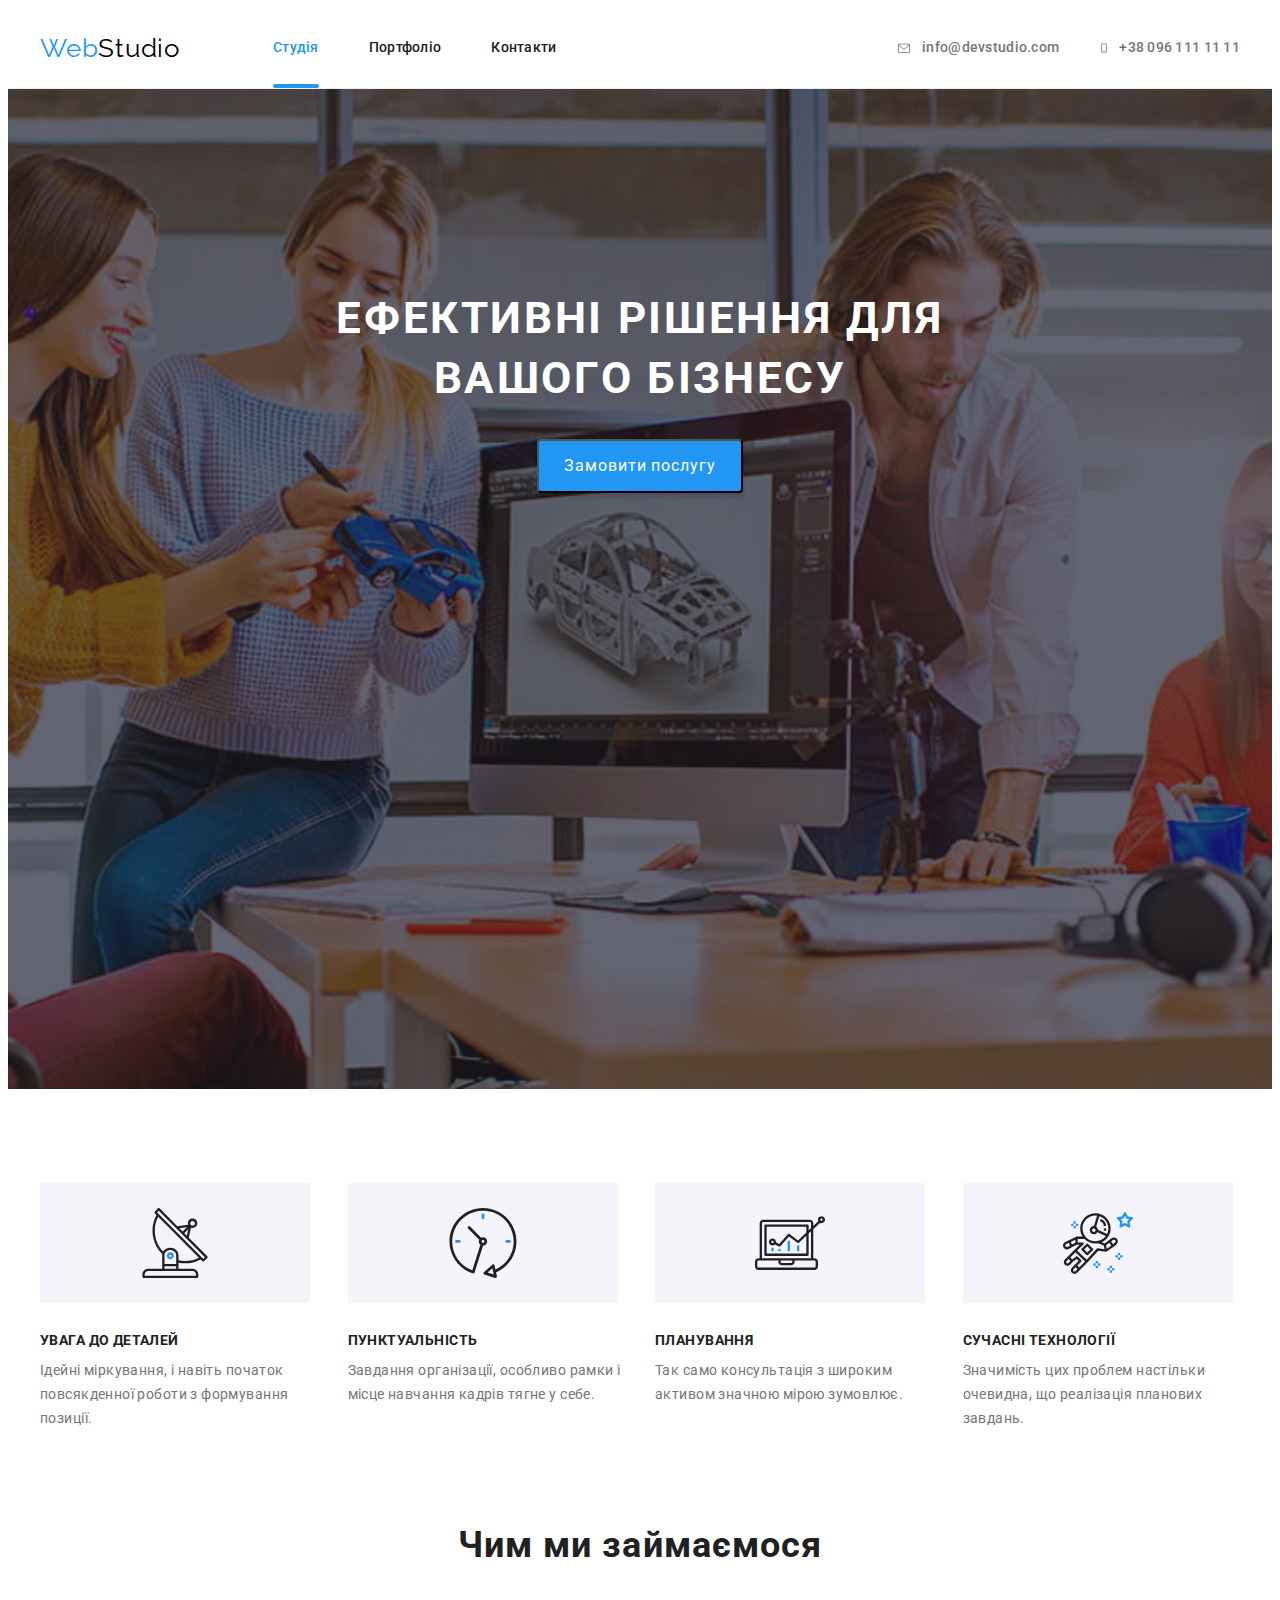
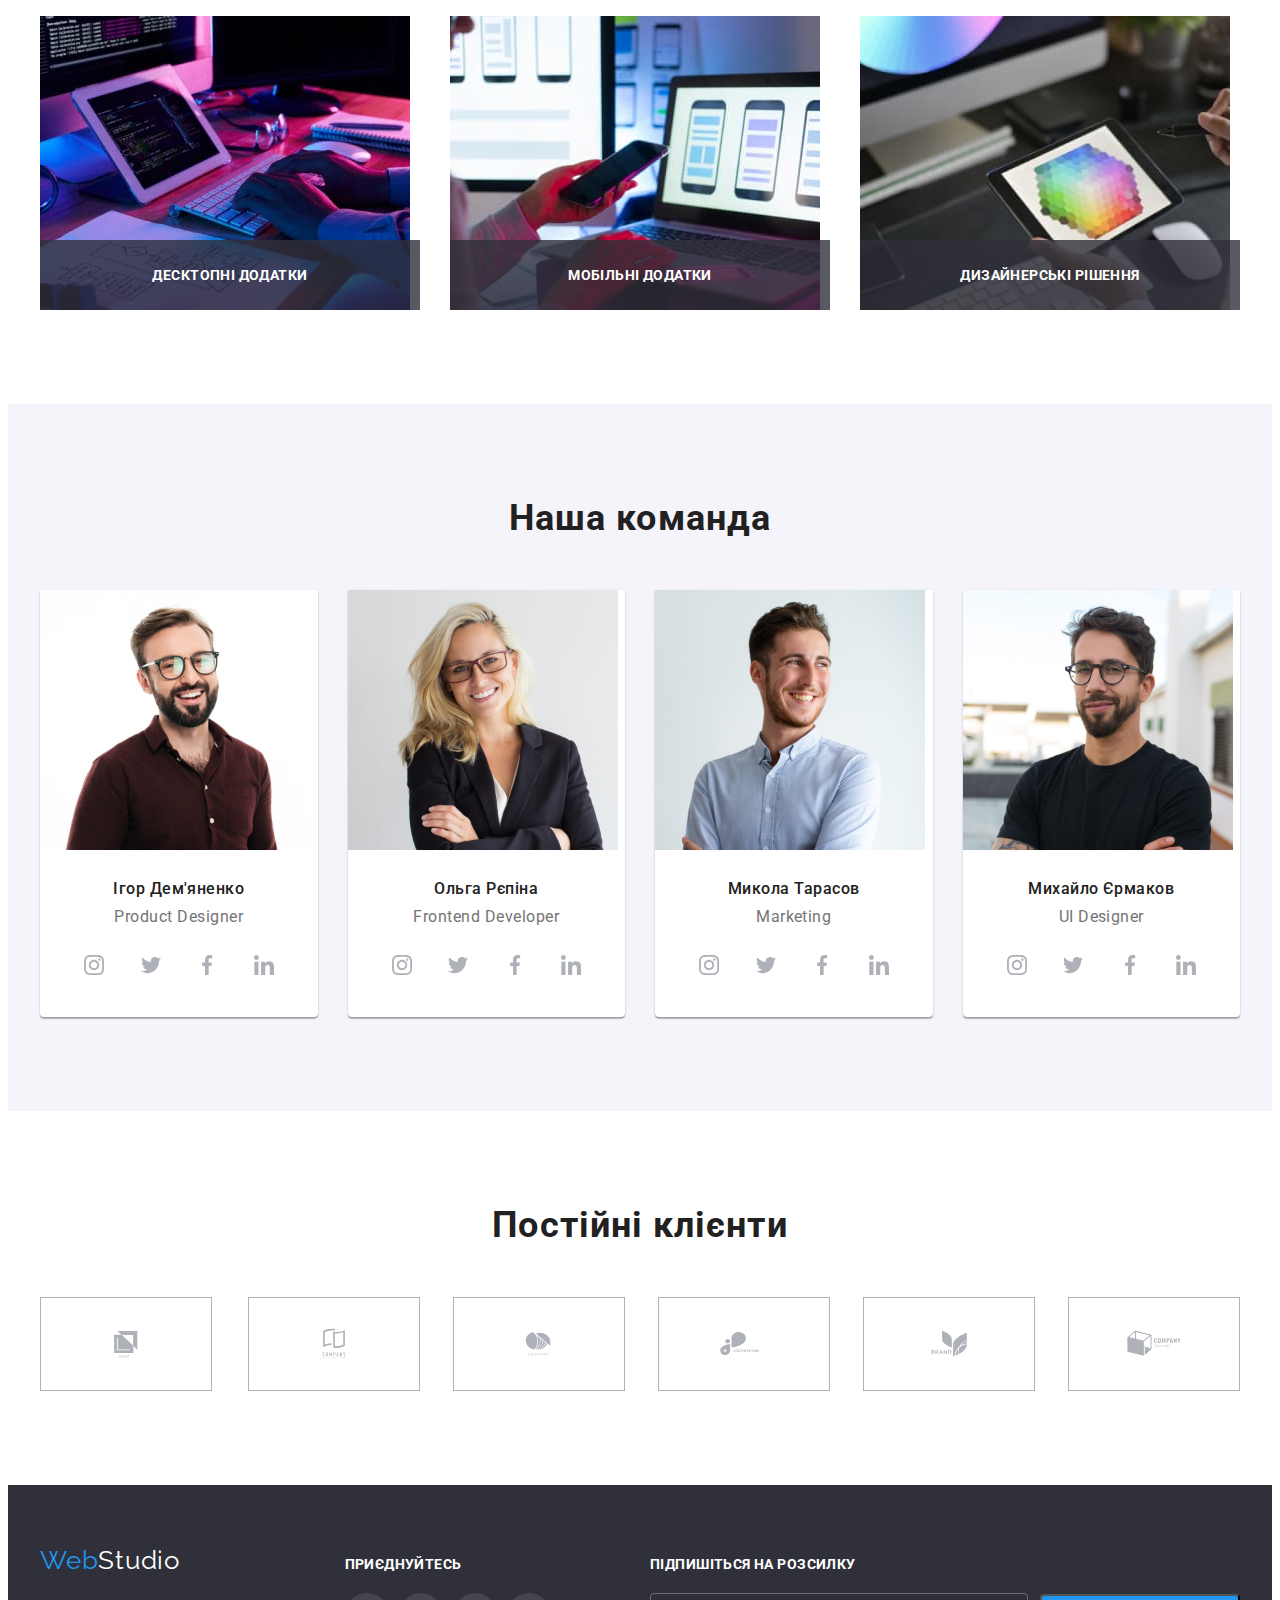
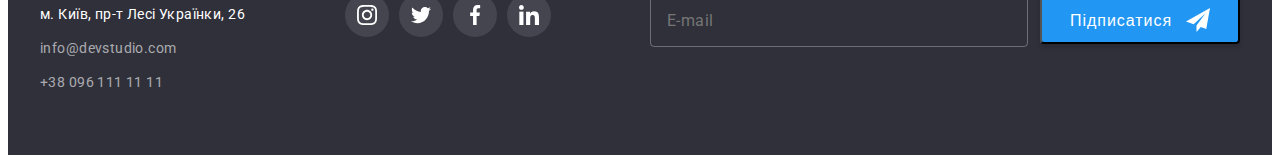
<file: index.html>
<!DOCTYPE html>
<html lang="uk">
  <head>
    <meta charset="UTF-8" />
    <meta http-equiv="X-UA-Compatible" content="IE=edge" />
    <meta name="viewport" content="width=device-width, initial-scale=1.0" />
    <title>Document</title>
    <link
      rel="stylesheet"
      href="https://cdnjs.cloudflare.com/ajax/libs/modern-normalize/2.0.0/modern-normalize.min.css"
      integrity="sha512-4xo8blKMVCiXpTaLzQSLSw3KFOVPWhm/TRtuPVc4WG6kUgjH6J03IBuG7JZPkcWMxJ5huwaBpOpnwYElP/m6wg=="
      crossorigin="anonymous"
      referrerpolicy="no-referrer"
    />

    <link rel="preconnect" href="https://fonts.googleapis.com" />
    <link rel="preconnect" href="https://fonts.gstatic.com" crossorigin />
    <link
      href="https://fonts.googleapis.com/css2?family=Raleway:wght@700&family=Roboto:wght@400;500;700;900&display=swap"
      rel="stylesheet"
    />
    <link rel="stylesheet" href="./css/styles.css" />
  </head>

  <body>
    <header class="header">
      <div class="container header-container">
        <a class="header-logo link" href="./index.html"
          ><span>Web</span>Studio</a
        >

        <nav class="navigation">
          <ul class="navigation-container">
            <li class="nav-item">
              <a class="navigation-item link active" href="./index.html"
                >Студія</a
              >
            </li>
            <li class="nav-item">
              <a class="navigation-item link" href="./portfolio.html"
                >Портфоліо</a
              >
            </li>
            <li class="nav-item">
              <a class="navigation-item link" href="#Contacts">Контакти</a>
            </li>
          </ul>
        </nav>
        <ul class="contacts">
          <li class="contacts-mail">
            <a class="contacts-item link" href="mailto:info@devstudio.com">
              <svg class="contact-logo" width="16" height="12">
                <use href="./images/icons.svg#envelope"></use>
              </svg>
              info@devstudio.com</a
            >
          </li>
          <li class="contacts-mail">
            <a class="contacts-item link" href="tel:+380961111111">
              <svg class="contact-logo" width="10" height="16">
                <use href="./images/icons.svg#smartphone"></use>
              </svg>
              +38 096 111 11 11</a
            >
          </li>
        </ul>
      </div>
    </header>

    <main>
      <!-- Hero section -->
      <section class="hero hero-bg">
        <div class="container">
          <h1 class="hero-header">Ефективні рішення для вашого бізнесу</h1>

          <button class="hero-btn" type="button" data-modal-open>
            Замовити послугу
          </button>
        </div>
      </section>

      <!-- Features section -->
      <section class="features section">
        <div class="container">
          <h2 class="visually-hidden">Особливості</h2>
          <ul class="features-container">
            <li class="features-item">
              <div class="features-block">
                <svg class="features-logo" width="70" height="70">
                  <use href="./images/icons.svg#antenna"></use>
                </svg>
              </div>

              <h3 class="features-header">УВАГА ДО ДЕТАЛЕЙ</h3>
              <p class="features-text">
                Ідейні міркування, і навіть початок повсякденної роботи з
                формування позиції.
              </p>
            </li>
            <li class="features-item">
              <div class="features-block">
                <svg class="features-logo" width="70" height="70">
                  <use href="./images/icons.svg#clock"></use>
                </svg>
              </div>
              <h3 class="features-header">ПУНКТУАЛЬНІСТЬ</h3>
              <p class="features-text">
                Завдання організації, особливо рамки і місце навчання кадрів
                тягне у себе.
              </p>
            </li>
            <li class="features-item">
              <div class="features-block">
                <svg class="features-logo" width="70" height="70">
                  <use href="./images/icons.svg#diagram"></use>
                </svg>
              </div>
              <h3 class="features-header">ПЛАНУВАННЯ</h3>
              <p class="features-text">
                Так само консультація з широким активом значною мірою зумовлює.
              </p>
            </li>
            <li class="features-item">
              <div class="features-block">
                <svg class="features-logo" width="70" height="70">
                  <use href="./images/icons.svg#astronaut"></use>
                </svg>
              </div>
              <h3 class="features-header">СУЧАСНІ ТЕХНОЛОГІЇ</h3>
              <p class="features-text">
                Значимість цих проблем настільки очевидна, що реалізація
                планових завдань.
              </p>
            </li>
          </ul>
        </div>
      </section>

      <!-- Work section -->
      <section class="work">
        <div class="container">
          <h2 class="secondery-header">Чим ми займаємося</h2>
          <ul class="work-container">
            <li class="work-item">
              <img
                src="./images/work-img/img-1.jpg"
                alt="Working on computer"
                width="370"
                height="294"
              />
              <div class="work-description">
                <h3 class="work-description-text">Десктопні додатки</h3>
              </div>
            </li>
            <li class="work-item">
              <img
                src="./images/work-img/img-2.jpg"
                alt="Working on mobile"
                width="370"
                height="294"
              />
              <div class="work-description">
                <h3 class="work-description-text">Мобільні додатки</h3>
              </div>
            </li>
            <li class="work-item">
              <img
                src="./images/work-img/img-3.jpg"
                alt="Working on tablet"
                width="370"
                height="294"
              />
              <div class="work-description">
                <h3 class="work-description-text">Дизайнерські рішення</h3>
              </div>
            </li>
          </ul>
        </div>
      </section>

      <!-- Team section -->
      <section class="team section">
        <div class="container">
          <h2 class="secondery-header">Наша команда</h2>
          <ul class="team-container">
            <li class="team-item">
              <img
                src="./images/team-img/img-1.jpg"
                alt="WebStudio team member"
                width="270"
                height="260"
              />
              <div class="team-card">
                <h3 class="team-person">Ігор Дем'яненко</h3>
                <p class="team-position">Product Designer</p>
                <ul class="team-socials">
                  <li class="team-socials-name">
                    <a href="" class="social-link">
                      <svg class="team-social-icon" width="20" height="20">
                        <use href="./images/icons.svg#instagram"></use>
                      </svg>
                    </a>
                  </li>
                  <li class="team-socials-name">
                    <a href="" class="social-link">
                      <svg class="team-social-icon" width="20" height="20">
                        <use href="./images/icons.svg#twitter"></use>
                      </svg>
                    </a>
                  </li>
                  <li class="team-socials-name">
                    <a href="" class="social-link">
                      <svg class="team-social-icon" width="20" height="20">
                        <use href="./images/icons.svg#facebook"></use>
                      </svg>
                    </a>
                  </li>
                  <li class="team-socials-name">
                    <a href="" class="social-link">
                      <svg class="team-social-icon" width="20" height="20">
                        <use href="./images/icons.svg#linkedin"></use>
                      </svg>
                    </a>
                  </li>
                </ul>
              </div>
            </li>
            <li class="team-item">
              <img
                src="./images/team-img/img-2.jpg"
                alt="WebStudio team member"
                width="270"
                height="260"
              />
              <div class="team-card">
                <h3 class="team-person">Ольга Рєпіна</h3>
                <p class="team-position">Frontend Developer</p>
                <ul class="team-socials">
                  <li class="team-socials-name">
                    <a href="" class="social-link">
                      <svg class="team-social-icon" width="20" height="20">
                        <use href="./images/icons.svg#instagram"></use>
                      </svg>
                    </a>
                  </li>
                  <li class="team-socials-name">
                    <a href="" class="social-link">
                      <svg class="team-social-icon" width="20" height="20">
                        <use href="./images/icons.svg#twitter"></use>
                      </svg>
                    </a>
                  </li>
                  <li class="team-socials-name">
                    <a href="" class="social-link">
                      <svg class="team-social-icon" width="20" height="20">
                        <use href="./images/icons.svg#facebook"></use>
                      </svg>
                    </a>
                  </li>
                  <li class="team-socials-name">
                    <a href="" class="social-link">
                      <svg class="team-social-icon" width="20" height="20">
                        <use href="./images/icons.svg#linkedin"></use>
                      </svg>
                    </a>
                  </li>
                </ul>
              </div>
            </li>
            <li class="team-item">
              <img
                src="./images/team-img/img-3.jpg"
                alt="WebStudio team member"
                width="270"
                height="260"
              />
              <div class="team-card">
                <h3 class="team-person">Микола Тарасов</h3>
                <p class="team-position">Marketing</p>
                <ul class="team-socials">
                  <li class="team-socials-name">
                    <a href="" class="social-link">
                      <svg class="team-social-icon" width="20" height="20">
                        <use href="./images/icons.svg#instagram"></use>
                      </svg>
                    </a>
                  </li>
                  <li class="team-socials-name">
                    <a href="" class="social-link">
                      <svg class="team-social-icon" width="20" height="20">
                        <use href="./images/icons.svg#twitter"></use>
                      </svg>
                    </a>
                  </li>
                  <li class="team-socials-name">
                    <a href="" class="social-link">
                      <svg class="team-social-icon" width="20" height="20">
                        <use href="./images/icons.svg#facebook"></use>
                      </svg>
                    </a>
                  </li>
                  <li class="team-socials-name">
                    <a href="" class="social-link">
                      <svg class="team-social-icon" width="20" height="20">
                        <use href="./images/icons.svg#linkedin"></use>
                      </svg>
                    </a>
                  </li>
                </ul>
              </div>
            </li>
            <li class="team-item">
              <img
                src="./images/team-img/img-4.jpg"
                alt="WebStudio team member"
                width="270"
                height="260"
              />
              <div class="team-card">
                <h3 class="team-person">Михайло Єрмаков</h3>
                <p class="team-position">UI Designer</p>
                <ul class="team-socials">
                  <li class="team-socials-name">
                    <a href="" class="social-link">
                      <svg class="team-social-icon" width="20" height="20">
                        <use href="./images/icons.svg#instagram"></use>
                      </svg>
                    </a>
                  </li>
                  <li class="team-socials-name">
                    <a href="" class="social-link">
                      <svg class="team-social-icon" width="20" height="20">
                        <use href="./images/icons.svg#twitter"></use>
                      </svg>
                    </a>
                  </li>
                  <li class="team-socials-name">
                    <a href="" class="social-link">
                      <svg class="team-social-icon" width="20" height="20">
                        <use href="./images/icons.svg#facebook"></use>
                      </svg>
                    </a>
                  </li>
                  <li class="team-socials-name">
                    <a href="" class="social-link">
                      <svg class="team-social-icon" width="20" height="20">
                        <use href="./images/icons.svg#linkedin"></use>
                      </svg>
                    </a>
                  </li>
                </ul>
              </div>
            </li>
          </ul>
        </div>
      </section>

      <section class="our-clients section">
        <div class="container">
          <h2 class="secondery-header">Постійні клієнти</h2>
          <ul class="clients-list">
            <li class="clients-item">
              <a href="" class="client-link">
                <svg class="client-item-logo" width="106" height="60">
                  <use href="./images/icons.svg#logo-1"></use></svg
              ></a>
            </li>

            <li class="client-item">
              <a href="" class="client-link">
                <svg class="client-item-logo" width="106" height="60">
                  <use href="./images/icons.svg#logo-2"></use></svg
              ></a>
            </li>
            <li class="client-item">
              <a href="" class="client-link">
                <svg class="client-item-logo" width="106" height="60">
                  <use href="./images/icons.svg#logo-3"></use></svg
              ></a>
            </li>
            <li class="client-item">
              <a href="" class="client-link">
                <svg class="client-item-logo" width="106" height="60">
                  <use href="./images/icons.svg#logo-4"></use></svg
              ></a>
            </li>
            <li class="client-item">
              <a href="" class="client-link">
                <svg class="client-item-logo" width="106" height="60">
                  <use href="./images/icons.svg#logo-5"></use></svg
              ></a>
            </li>
            <li class="client-item">
              <a href="" class="client-link">
                <svg class="client-item-logo" width="106" height="60">
                  <use href="./images/icons.svg#logo-6"></use></svg
              ></a>
            </li>
          </ul>
        </div>
      </section>
    </main>

    <footer class="footer">
      <div class="container footer-flex">
        <div class="adress">
          <a class="footer-logo link" href="./index.html"
            ><span>Web</span>Studio</a
          >

          <address class="footer-adress" id="Contacts">
            <ul>
              <li class="footer-item">
                <a
                  class="footer-place link"
                  href="https://goo.gl/maps/p9ZaqtUx1YwVXENi6"
                  target="_blank"
                  rel="noopener noreferrer"
                  >м. Київ, пр-т Лесі Українки, 26</a
                >
              </li>
              <li class="footer-item">
                <a
                  class="footer-place link footer-contacts"
                  href="mailto:info@devstudio.com"
                  >info@devstudio.com</a
                >
              </li>
              <li class="footer-item">
                <a
                  class="footer-place link footer-contacts"
                  href="tel:+380961111111"
                  >+38 096 111 11 11</a
                >
              </li>
            </ul>
          </address>
        </div>

        <div class="social-adress">
          <h2 class="social-footer">приєднуйтесь</h2>
          <ul class="social-list-footer">
            <li class="social-item-footer">
              <a href="" class="social-link-footer">
                <svg class="team-social-icon" width="20" height="20">
                  <use href="./images/icons.svg#instagram"></use>
                </svg>
              </a>
            </li>
            <li class="social-item-footer">
              <a href="" class="social-link-footer">
                <svg class="team-social-icon" width="20" height="20">
                  <use href="./images/icons.svg#twitter"></use>
                </svg>
              </a>
            </li>
            <li class="social-item-footer">
              <a href="" class="social-link-footer">
                <svg class="team-social-icon" width="20" height="20">
                  <use href="./images/icons.svg#facebook"></use>
                </svg>
              </a>
            </li>
            <li class="social-item-footer">
              <a href="" class="social-link-footer">
                <svg class="team-social-icon" width="20" height="20">
                  <use href="./images/icons.svg#linkedin"></use>
                </svg>
              </a>
            </li>
          </ul>
        </div>
        <div class="footer-form-wrapper">
          <h2 class="social-footer">Підпишіться на розсилку</h2>

          <form class="form-submit">
            <input
              type="email"
              class="footer-contact-form-input"
              placeholder="E-mail"
              required
            />

            <button type="submit" class="submit-btn">
              Підписатися
              <svg class="submit-icon" width="24" height="24">
                <use href="./images/icons.svg#icon-send"></use>
              </svg>
            </button>
          </form>
        </div>
      </div>
    </footer>

    <div class="backdrop is-hidden" data-modal>
      <div class="modal">
        <button type="button" class="close-btn" data-modal-close>
          <svg class="close-btn-logo" width="18" height="18">
            <use href="./images/icons.svg#close-icon"></use>
          </svg>
        </button>

        <strong class="modal-header"
          >Залиште свої дані, ми вам передзвонимо</strong
        >

        <form class="contact-form">
          <label class="contact-form-field"
            ><span class="contact-form-text">Ім'я</span>
            <span class="contact-form-input-wrapper">
              <input name="user_name" class="contact-form-input" type="text" />
              <svg class="contact-form-icon" width="18" height="18">
                <use href="./images/icons.svg#icon-person"></use>
              </svg>
            </span>
          </label>
          <label class="contact-form-field"
            ><span class="contact-form-text">Телефон</span>
            <span class="contact-form-input-wrapper">
              <input name="user_phone" class="contact-form-input" type="tel" />
              <svg class="contact-form-icon" width="18" height="18">
                <use href="./images/icons.svg#icon-phone"></use>
              </svg>
            </span>
          </label>
          <label class="contact-form-field"
            ><span class="contact-form-text">Пошта</span>
            <span class="contact-form-input-wrapper">
              <input
                name="user_email"
                class="contact-form-input"
                type="email"
              />
              <svg class="contact-form-icon" width="18" height="18">
                <use href="./images/icons.svg#icon-email"></use>
              </svg>
            </span>
          </label>
          <label class="contact-form-field"
            ><span class="contact-form-text">Коментар</span>
            <span class="contact-form-input-wrapper no-margin">
              <textarea
                name="user_comment"
                class="contact-form-comment"
                placeholder="Введіть текст"
              ></textarea>
            </span>
          </label>

          <div class="contact-form-checkbox-wrapper">
            <input
              name="user_accept"
              type="checkbox"
              class="contact-form-checkbox visually-hidden"
              required
              id="policy-checkbox"
            />
            <label for="policy-checkbox" class="contact-form-checkbox-label">
              Погоджуюся з розсилкою та приймаю&nbsp;
              <a class="policy-link" href="">Умови договору</a></label
            >
          </div>
          <button type="submit" class="contact-form-btn-submit">
            Відправити
          </button>
        </form>
      </div>
    </div>

    <script src="./js/modal.js"></script>
  </body>
</html>
</file>
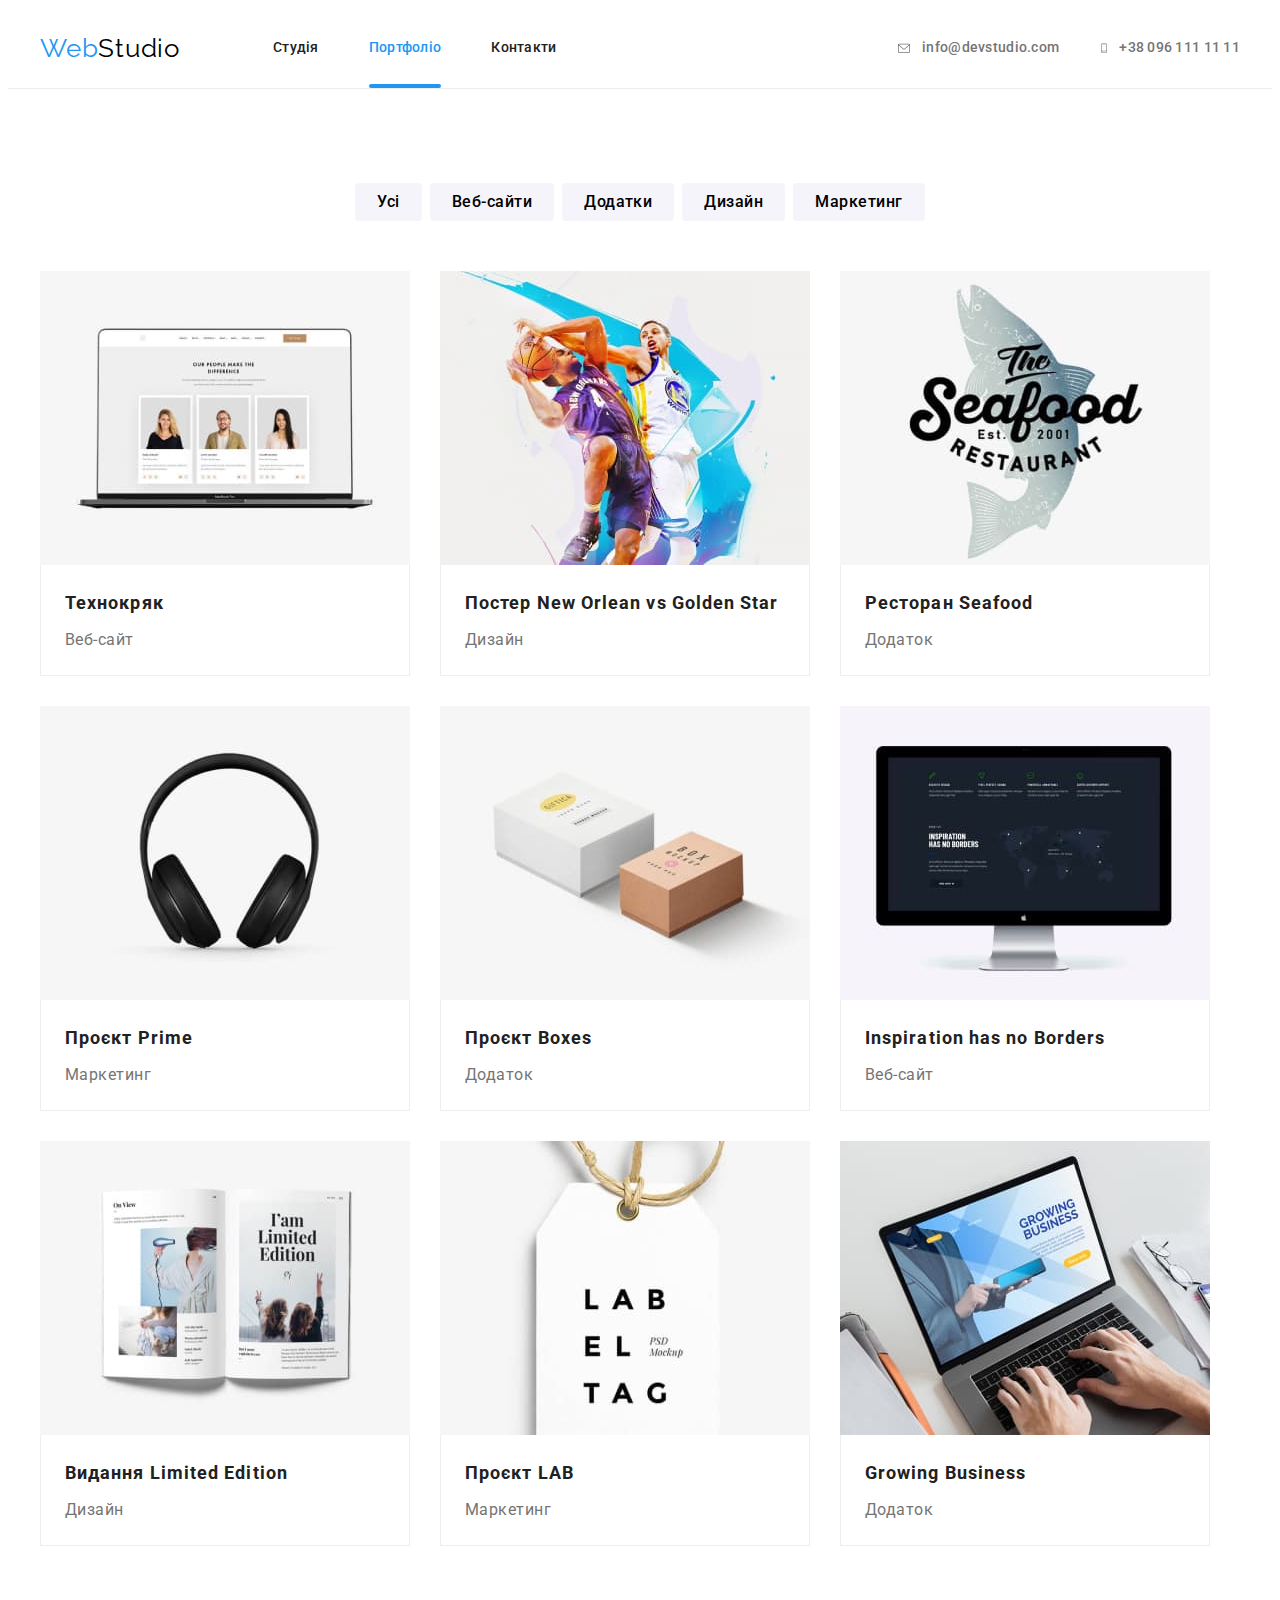
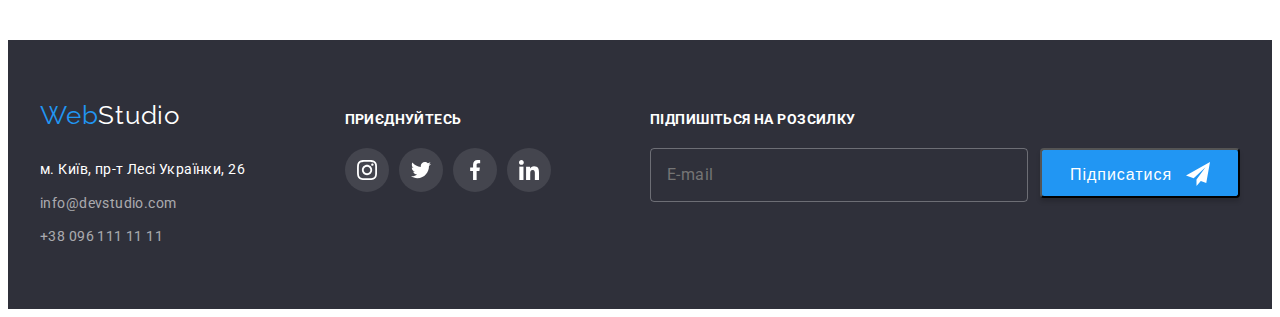
<file: portfolio.html>
<!DOCTYPE html>
<html lang="uk">
  <head>
    <meta charset="UTF-8" />
    <meta http-equiv="X-UA-Compatible" content="IE=edge" />
    <meta name="viewport" content="width=device-width, initial-scale=1.0" />
    <title>Document</title>
    <link
      rel="stylesheet"
      href="https://cdnjs.cloudflare.com/ajax/libs/modern-normalize/2.0.0/modern-normalize.min.css"
      integrity="sha512-4xo8blKMVCiXpTaLzQSLSw3KFOVPWhm/TRtuPVc4WG6kUgjH6J03IBuG7JZPkcWMxJ5huwaBpOpnwYElP/m6wg=="
      crossorigin="anonymous"
      referrerpolicy="no-referrer"
    />
    <link rel="preconnect" href="https://fonts.googleapis.com" />
    <link rel="preconnect" href="https://fonts.gstatic.com" crossorigin />
    <link
      href="https://fonts.googleapis.com/css2?family=Raleway:wght@700&family=Roboto:wght@400;500;700;900&display=swap"
      rel="stylesheet"
    />
    <link rel="stylesheet" href="./css/styles.css" />
  </head>

  <body>
    <header class="header">
      <div class="container header-container">
        <a class="header-logo link" href="./index.html"
          ><span>Web</span>Studio</a
        >

        <nav class="navigation">
          <ul class="navigation-container">
            <li class="nav-item">
              <a class="navigation-item link" href="./index.html">Студія</a>
            </li>
            <li class="nav-item">
              <a class="navigation-item link active" href="./portfolio.html"
                >Портфоліо</a
              >
            </li>
            <li class="nav-item">
              <a class="navigation-item link" href="#Contacts">Контакти</a>
            </li>
          </ul>
        </nav>
        <ul class="contacts">
          <li class="contacts-mail">
            <a class="contacts-item link" href="mailto:info@devstudio.com">
              <svg class="contact-logo" width="16" height="12">
                <use href="./images/icons.svg#envelope"></use>
              </svg>
              info@devstudio.com</a
            >
          </li>
          <li class="contacts-mail">
            <a class="contacts-item link" href="tel:+380961111111">
              <svg class="contact-logo" width="10" height="16">
                <use href="./images/icons.svg#smartphone"></use>
              </svg>
              +38 096 111 11 11</a
            >
          </li>
        </ul>
      </div>
    </header>

    <main>
      <section class="examples section">
        <div class="container">
          <ul class="filter">
            <li class="filter-item">
              <button class="filter-btn" type="button">Усі</button>
            </li>
            <li class="filter-item">
              <button class="filter-btn" type="button">Веб-сайти</button>
            </li>
            <li class="filter-item">
              <button class="filter-btn" type="button">Додатки</button>
            </li>
            <li class="filter-item">
              <button class="filter-btn" type="button">Дизайн</button>
            </li>
            <li class="filter-item">
              <button class="filter-btn" type="button">Маркетинг</button>
            </li>
          </ul>

          <h1 class="visually-hidden">Our works</h1>
          <ul class="examples-img">
            <li class="examples-item">
              <a class="examples-list link" href="">
                <div class="overlay">
                  <img
                    src="./images/portfolio/img-1.jpg"
                    alt="Photo of a web site"
                    width="370"
                    height="294"
                  />
                  <p class="overlay-text">
                    Ресурс пропонує комплексні пропозиції з різним рівнем
                    функціоналу та сервісів. Все це дозволить відвідувачу
                    отримати вичерпні відомості про компанію чи приватну особу.
                  </p>
                </div>

                <div class="examples-div">
                  <h2 class="examples-name">Технокряк</h2>
                  <p class="examples-filter">Веб-сайт</p>
                </div>
              </a>
            </li>
            <li class="examples-item">
              <a class="examples-list link" href="">
                <div class="overlay">
                  <img
                    src="./images/portfolio/img-2.jpg"
                    alt="Photo of a design"
                    width="370"
                    height="294"
                  />
                  <p class="overlay-text">
                    Ресурс пропонує комплексні пропозиції з різним рівнем
                    функціоналу та сервісів. Все це дозволить відвідувачу
                    отримати вичерпні відомості про компанію чи приватну особу.
                  </p>
                </div>
                <div class="examples-div">
                  <h2 class="examples-name">
                    Постер New Orlean vs Golden Star
                  </h2>
                  <p class="examples-filter">Дизайн</p>
                </div>
              </a>
            </li>
            <li class="examples-item">
              <a class="examples-list link" href="">
                <div class="overlay">
                  <img
                    src="./images/portfolio/img-3.jpg"
                    alt="Photo of an app"
                    width="370"
                    height="294"
                  />
                  <p class="overlay-text">
                    Ресурс пропонує комплексні пропозиції з різним рівнем
                    функціоналу та сервісів. Все це дозволить відвідувачу
                    отримати вичерпні відомості про компанію чи приватну особу.
                  </p>
                </div>
                <div class="examples-div">
                  <h2 class="examples-name">Ресторан Seafood</h2>
                  <p class="examples-filter">Додаток</p>
                </div>
              </a>
            </li>
            <li class="examples-item">
              <a class="examples-list link" href="">
                <div class="overlay">
                  <img
                    src="./images/portfolio/img-4.jpg"
                    alt="Photo of a Marketing"
                    width="370"
                    height="294"
                  />
                  <p class="overlay-text">
                    Ресурс пропонує комплексні пропозиції з різним рівнем
                    функціоналу та сервісів. Все це дозволить відвідувачу
                    отримати вичерпні відомості про компанію чи приватну особу.
                  </p>
                </div>
                <div class="examples-div">
                  <h2 class="examples-name">Проєкт Prime</h2>
                  <p class="examples-filter">Маркетинг</p>
                </div>
              </a>
            </li>
            <li class="examples-item">
              <a class="examples-list link" href="">
                <div class="overlay">
                  <img
                    src="./images/portfolio/img-5.jpg"
                    alt="Photo of an app"
                    width="370"
                    height="294"
                  />
                  <p class="overlay-text">
                    Ресурс пропонує комплексні пропозиції з різним рівнем
                    функціоналу та сервісів. Все це дозволить відвідувачу
                    отримати вичерпні відомості про компанію чи приватну особу.
                  </p>
                </div>
                <div class="examples-div">
                  <h2 class="examples-name">Проєкт Boxes</h2>
                  <p class="examples-filter">Додаток</p>
                </div>
              </a>
            </li>
            <li class="examples-item">
              <a class="examples-list link" href="">
                <div class="overlay">
                  <img
                    src="./images/portfolio/img-6.jpg"
                    alt="Photo of a web site"
                    width="370"
                    height="294"
                  />
                  <p class="overlay-text">
                    Ресурс пропонує комплексні пропозиції з різним рівнем
                    функціоналу та сервісів. Все це дозволить відвідувачу
                    отримати вичерпні відомості про компанію чи приватну особу.
                  </p>
                </div>
                <div class="examples-div">
                  <h2 class="examples-name">Inspiration has no Borders</h2>
                  <p class="examples-filter">Веб-сайт</p>
                </div>
              </a>
            </li>
            <li class="examples-item">
              <a class="examples-list link" href="">
                <div class="overlay">
                  <img
                    src="./images/portfolio/img-7.jpg"
                    alt="Photo of a design"
                    width="370"
                    height="294"
                  />
                  <p class="overlay-text">
                    Ресурс пропонує комплексні пропозиції з різним рівнем
                    функціоналу та сервісів. Все це дозволить відвідувачу
                    отримати вичерпні відомості про компанію чи приватну особу.
                  </p>
                </div>
                <div class="examples-div">
                  <h2 class="examples-name">Видання Limited Edition</h2>
                  <p class="examples-filter">Дизайн</p>
                </div>
              </a>
            </li>
            <li class="examples-item">
              <a class="examples-list link" href="">
                <div class="overlay">
                  <img
                    src="./images/portfolio/img-8.jpg"
                    alt="Photo of a Marketing"
                    width="370"
                    height="294"
                  />
                  <p class="overlay-text">
                    Ресурс пропонує комплексні пропозиції з різним рівнем
                    функціоналу та сервісів. Все це дозволить відвідувачу
                    отримати вичерпні відомості про компанію чи приватну особу.
                  </p>
                </div>
                <div class="examples-div">
                  <h2 class="examples-name">Проєкт LAB</h2>
                  <p class="examples-filter">Маркетинг</p>
                </div>
              </a>
            </li>
            <li class="examples-item">
              <a class="examples-list link" href="">
                <div class="overlay">
                  <img
                    src="./images/portfolio/img-9.jpg"
                    alt="Photo of an app"
                    width="370"
                    height="294"
                  />
                  <p class="overlay-text">
                    Ресурс пропонує комплексні пропозиції з різним рівнем
                    функціоналу та сервісів. Все це дозволить відвідувачу
                    отримати вичерпні відомості про компанію чи приватну особу.
                  </p>
                </div>
                <div class="examples-div">
                  <h2 class="examples-name">Growing Business</h2>
                  <p class="examples-filter">Додаток</p>
                </div>
              </a>
            </li>
          </ul>
        </div>
      </section>
    </main>

    <footer class="footer">
      <div class="container footer-flex">
        <div class="adress">
          <a class="footer-logo link" href="./index.html"
            ><span>Web</span>Studio</a
          >

          <address class="footer-adress" id="Contacts">
            <ul>
              <li class="footer-item">
                <a
                  class="footer-place link"
                  href="https://goo.gl/maps/p9ZaqtUx1YwVXENi6"
                  target="_blank"
                  rel="noopener noreferrer"
                  >м. Київ, пр-т Лесі Українки, 26</a
                >
              </li>
              <li class="footer-item">
                <a
                  class="footer-place link footer-contacts"
                  href="mailto:info@devstudio.com"
                  >info@devstudio.com</a
                >
              </li>
              <li class="footer-item">
                <a
                  class="footer-place link footer-contacts"
                  href="tel:+380961111111"
                  >+38 096 111 11 11</a
                >
              </li>
            </ul>
          </address>
        </div>

        <div class="social-adress">
          <h2 class="social-footer">приєднуйтесь</h2>
          <ul class="social-list-footer">
            <li class="social-item-footer">
              <a href="" class="social-link-footer">
                <svg class="team-social-icon" width="20" height="20">
                  <use href="./images/icons.svg#instagram"></use>
                </svg>
              </a>
            </li>
            <li class="social-item-footer">
              <a href="" class="social-link-footer">
                <svg class="team-social-icon" width="20" height="20">
                  <use href="./images/icons.svg#twitter"></use>
                </svg>
              </a>
            </li>
            <li class="social-item-footer">
              <a href="" class="social-link-footer">
                <svg class="team-social-icon" width="20" height="20">
                  <use href="./images/icons.svg#facebook"></use>
                </svg>
              </a>
            </li>
            <li class="social-item-footer">
              <a href="" class="social-link-footer">
                <svg class="team-social-icon" width="20" height="20">
                  <use href="./images/icons.svg#linkedin"></use>
                </svg>
              </a>
            </li>
          </ul>
        </div>
        <div class="footer-form-wrapper">
          <h2 class="social-footer">Підпишіться на розсилку</h2>

          <form class="form-submit">
            <input
              type="email"
              class="footer-contact-form-input"
              placeholder="E-mail"
              required
            />

            <button type="submit" class="submit-btn">
              Підписатися
              <svg class="submit-icon" width="24" height="24">
                <use href="./images/icons.svg#icon-send"></use>
              </svg>
            </button>
          </form>
        </div>
      </div>
    </footer>
  </body>
</html>
</file>
<file: css/styles.css>
:root {
  --main-font: 'Roboto', sans-serif;
  --second-font: 'Raleway', sans-serif;
  --main-bg: #ffffff;
  --btn-bg: #2196f3;
  --team-bg: #f5f4fa;
  --footer-bg: #2f303a;
  --black-color: #000000;
  --header-color: #212121;
  --text-color: #757575;
  --contacts-color: rgba(255, 255, 255, 0.6);
  --border-color: #eeeeee;
  --footer-border: #ececec;
  --client-color: #afb1b8;
}

body {
  background: var(--main-bg);
  color: var(--header-color);
  font-family: var(--main-font);
}

h1,
h2,
h3,
h4,
h5,
h6,
p {
  margin-top: 0;
  margin-bottom: 0;
}

ul,
ol {
  margin-top: 0;
  margin-bottom: 0;
  padding-left: 0;
  list-style-type: none;
}

.link {
  text-decoration: none;
}

img {
  display: block;
}

address {
  font-style: normal;
}

.section {
  padding-top: 94px;
  padding-bottom: 94px;
}

.secondery-header {
  margin-bottom: 50px;
  text-align: center;
  font-size: 36px;
  line-height: 1.16;
  letter-spacing: 0.03em;
}

.container {
  width: 1200px;
  margin-right: auto;
  margin-left: auto;
  padding-left: 15px;
  padding-right: 15px;
}

.visually-hidden {
  position: absolute;
  width: 1px;
  height: 1px;
  margin: -1px;
  border: 0;
  padding: 0;

  white-space: nowrap;
  clip-path: inset(100%);
  clip: rect(0 0 0 0);
  overflow: hidden;
}

/* -------Header Start---------  */
header {
  border-bottom: 1px solid var(--footer-border);
}

.header-container {
  display: flex;
  align-items: center;
}

.header-logo {
  margin-right: 93px;
  color: var(--black-color);
  font-size: 26px;
  font-family: var(--second-font);
  line-height: normal;
  letter-spacing: 0.03em;
}

span {
  color: var(--btn-bg);
}
.navigation-container {
  display: flex;
  align-items: center;
}

.nav-item:not(:last-child) {
  margin-right: 50px;
}

.navigation .navigation-item {
  position: relative;
  display: block;
  padding-bottom: 32px;
  padding-top: 32px;
  color: var(--header-color);
  font-size: 14px;
  font-family: var(--main-font);
  font-weight: 500;
  line-height: 1.14;
  letter-spacing: 0.02em;
  transition: color 250ms cubic-bezier(0.4, 0, 0.2, 1);
}

.navigation-item.active::after {
  content: '';
  position: absolute;
  left: 0;
  bottom: 0;
  width: 100%;
  height: 4px;
  background-color: var(--btn-bg);
  border-radius: 2px;
}

.navigation .navigation-item:hover,
.navigation .navigation-item:focus,
.navigation .active {
  color: var(--btn-bg);
}

.contacts {
  display: flex;
  align-items: center;
  margin-left: auto;
}

.contacts-mail:not(:last-child) {
  margin-right: 40px;
}

.contacts-item {
  display: flex;
  align-items: center;
  justify-content: center;
  color: var(--text-color);
  font-size: 14px;
  font-weight: 500;
  line-height: 1.14;
  letter-spacing: 0.02em;
  transition: color 250ms cubic-bezier(0.4, 0, 0.2, 1);
}

.contacts .contacts-item:hover,
.contacts .contacts-item:focus {
  color: var(--btn-bg);
}

.contact-logo {
  fill: var(--text-color);
  margin-right: 10px;
  transition: fill 250ms cubic-bezier(0.4, 0, 0.2, 1);
}

.contacts .contacts-item:hover .contact-logo,
.contacts .contacts-item:focus .contact-logo {
  fill: var(--btn-bg);
}

/* Hero section */

.hero {
  background: var(--footer-bg);
  padding-top: 200px;
  padding-bottom: 200px;
}

.hero-bg {
  max-width: 1600px;
  height: 600px;
  margin-left: auto;
  margin-right: auto;
  background-image: linear-gradient(
      rgba(47, 48, 58, 0.4),
      rgba(47, 48, 58, 0.4)
    ),
    url(../images/Img-bg.jpg);
  background-size: cover;
  background-repeat: no-repeat;
  background-position: center;
}

.hero .hero-header {
  width: 696px;
  margin: 0 auto;
  margin-bottom: 30px;
  color: var(--main-bg);
  text-align: center;
  font-size: 44px;
  line-height: 1.36;
  letter-spacing: 0.06em;
  text-transform: uppercase;
}

.hero .hero-btn {
  display: block;
  min-width: 200px;
  margin: 0 auto;
  padding: 10px 25px;
  font-family: inherit;
  background: var(--btn-bg);
  border-radius: 4px;
  box-shadow: 0px 4px 4px 0px rgba(0, 0, 0, 0.15);
  cursor: pointer;
  color: var(--main-bg);
  font-size: 16px;
  line-height: 1.87;
  letter-spacing: 0.06em;
}

.features-container {
  display: flex;
  flex-wrap: wrap;
  margin-left: -30px;
}

.features-item {
  flex-basis: calc((100% - 120px) / 4);
  margin-left: 30px;
}

.features-block {
  display: flex;
  align-items: center;
  justify-content: center;
  width: 270px;
  height: 120px;
  margin-bottom: 30px;
  background-color: var(--team-bg);
}

.features .features-header {
  font-size: 14px;
  line-height: 1.14;
  letter-spacing: 0.03em;
  text-transform: uppercase;
  margin-bottom: 10px;
}

.features .features-text {
  color: var(--text-color);
  font-size: 14px;
  line-height: 1.71;
  letter-spacing: 0.03em;
}

.work {
  padding-bottom: 94px;
}

.work-container {
  display: flex;
  flex-wrap: wrap;
  margin-left: -30px;
}

.work-item {
  position: relative;
  flex-basis: calc((100% - 90px) / 3);
  margin-left: 30px;
}

.work-description {
  position: absolute;
  width: 100%;
  height: 70px;
  left: 0;
  bottom: 0;
  background: rgba(47, 48, 58, 0.8);
  display: flex;
  justify-content: center;
  align-items: center;
}

.work-description-text {
  font-family: Roboto;
  font-size: 14px;
  line-height: 1.17;
  letter-spacing: 0.03em;
  text-transform: uppercase;
  color: var(--main-bg);
}

.team {
  background: var(--team-bg);
}

.team-container {
  display: flex;
  flex-wrap: wrap;
  margin-left: -30px;
}

.team-item {
  flex-basis: calc((100% - 120px) / 4);
  margin-left: 30px;
  border-radius: 0px 0px 4px 4px;
  background: var(--main-bg);
  box-shadow: 0px 2px 1px 0px rgba(0, 0, 0, 0.2),
    0px 1px 1px 0px rgba(0, 0, 0, 0.14), 0px 1px 3px 0px rgba(0, 0, 0, 0.12);
}

.team .team-person {
  margin-bottom: 10px;
  text-align: center;
  font-size: 16px;
  font-weight: 500;
  line-height: 1.14;
  letter-spacing: 0.03em;
}

.team .team-position {
  margin-bottom: 16px;
  color: var(--text-color);
  text-align: center;
  font-size: 16px;
  line-height: 1.18;
  letter-spacing: 0.03em;
}

.team-card {
  padding: 30px 32px;
}

.team-socials {
  display: flex;
  justify-content: space-between;
}

.social-link {
  display: flex;
  align-items: center;
  justify-content: center;
  width: 44px;
  height: 44px;
  border-radius: 50%;
  fill: var(--client-color);
  transition: fill 250ms cubic-bezier(0.4, 0, 0.2, 1),
    background-color 250ms cubic-bezier(0.4, 0, 0.2, 1);
}

.social-link:hover,
.social-link:focus {
  fill: var(--main-bg);
  background-color: var(--btn-bg);
}

.clients-list {
  display: flex;
  flex-wrap: wrap;
  margin-left: -30px;
  justify-content: space-between;
}

.clients-item {
  flex-basis: calc((100% - 180px) / 6);
  margin-left: 30px;
}

.client-link {
  display: flex;
  align-items: center;
  justify-content: center;
  width: 170px;
  height: 92px;
  border: 1px solid var(--client-color);
  transition: border 250ms cubic-bezier(0.4, 0, 0.2, 1);
}

.client-item-logo {
  fill: var(--client-color);
  transition: fill 250ms cubic-bezier(0.4, 0, 0.2, 1);
}

.client-link:hover,
.client-link:focus {
  border: 1px solid var(--btn-bg);
}

.client-link:hover .client-item-logo,
.client-link:focus .client-item-logo {
  fill: var(--btn-bg);
}

.footer {
  padding-bottom: 60px;
  padding-top: 60px;
  background: var(--footer-bg);
}

.footer .footer-logo {
  color: var(--main-bg);
  font-size: 26px;
  font-family: var(--second-font);
  line-height: normal;
  letter-spacing: 0.03em;
}

.footer-adress {
  margin-top: 28px;
}

.footer-item:not(:last-child) {
  margin-bottom: 10px;
}

.footer-place {
  color: var(--main-bg);
  font-size: 14px;
  line-height: 1.71;
  letter-spacing: 0.03em;
  transition: color 250ms cubic-bezier(0.4, 0, 0.2, 1);
}

.footer-place.footer-contacts {
  color: var(--contacts-color);
}

.footer-place:hover,
.footer-place:focus {
  color: var(--btn-bg);
}

/* .adress {
  margin-right: 94px;
}

.social-adress {
  margin-right: 93px;
} */

.social-footer {
  margin-bottom: 20px;
  color: var(--main-bg);
  text-transform: uppercase;
  font-size: 14px;
  line-height: 1.14;
  letter-spacing: 0.03em;
}

.footer-flex {
  display: flex;
  align-items: baseline;
  justify-content: space-between;
}

.social-list-footer {
  display: flex;
}

.social-link-footer {
  display: flex;
  align-items: center;
  justify-content: center;
  width: 44px;
  height: 44px;
  border-radius: 50%;
  fill: var(--main-bg);
  background-color: rgba(255, 255, 255, 0.1);
  transition: background-color 250ms cubic-bezier(0.4, 0, 0.2, 1);
}

.social-item-footer:not(:last-child) {
  margin-right: 10px;
}

.social-link-footer:hover,
.social-link-footer:focus {
  background-color: var(--btn-bg);
}

.footer-contact-form-input {
  width: 358px;
  height: 50px;
  border: 1px solid rgba(255, 255, 255, 0.3);
  border-radius: 4px;
  margin-right: 8px;
  background-color: inherit;
  font-family: Roboto;
  font-size: 16px;
  font-weight: 400;
  line-height: 1.25;
  letter-spacing: 0.03em;

  padding-left: 16px;
  color: #ffffff;
}

.submit-btn {
  position: relative;
  display: inline-block;
  min-width: 200px;
  height: 50px;
  padding: 10px 28px;
  text-align: left;
  border-radius: 4px;
  box-shadow: 0px 4px 4px 0px rgba(0, 0, 0, 0.15);
  cursor: pointer;
  background-color: var(--btn-bg);
  color: #ffffff;
  font-size: 16px;
  line-height: 1.87;
  letter-spacing: 0.06em;
}

.submit-icon {
  position: absolute;
  top: 0;
  right: 28px;
  transform: translateY(50%);
}

/* Portfolio */

.filter {
  display: flex;
  justify-content: center;
  margin-bottom: 50px;
}

.filter-item:not(:last-child) {
  margin-right: 8px;
}

.filter .filter-btn {
  padding: 6px 22px;
  font-family: inherit;
  border: none;
  border-radius: 4px;
  background: var(--team-bg);
  text-align: center;
  font-size: 16px;
  font-weight: 500;
  line-height: 1.62;
  letter-spacing: 0.03em;
  cursor: pointer;
  transition: background 250ms cubic-bezier(0.4, 0, 0.2, 1),
    color 250ms cubic-bezier(0.4, 0, 0.2, 1),
    box-shadow 250ms cubic-bezier(0.4, 0, 0.2, 1);
}

.filter .filter-btn:hover,
.filter .filter-btn:focus {
  background: var(--btn-bg);
  color: var(--main-bg);
  box-shadow: 0px 2px 2px 0px rgba(0, 0, 0, 0.12),
    0px 1px 2px 0px rgba(0, 0, 0, 0.08), 0px 3px 1px 0px rgba(0, 0, 0, 0.1);
}

.examples-img {
  display: flex;
  flex-wrap: wrap;
  margin-left: -30px;
  margin-top: -30px;
}

.examples-item {
  flex-basis: calc((100% - 270px) / 9);
  margin-left: 30px;
  margin-top: 30px;
}

.examples-div {
  padding: 20px 24px;
  border: 1px solid var(--border-color);
  border-top: none;
}

.examples .examples-list {
  display: block;
  color: var(--header-color);
  transition: box-shadow 250ms cubic-bezier(0.4, 0, 0.2, 1);
}

.overlay {
  position: relative;
  overflow: hidden;
}

.overlay-text {
  position: absolute;
  transform: translateY(101%);
  top: 0;
  width: 100%;
  height: 100%;
  overflow: auto;
  padding: 63px 24px;

  font-family: Roboto;
  font-size: 18px;
  line-height: 1.56;
  letter-spacing: 0.03em;
  text-align: left;
  background-color: rgba(33, 150, 243, 0.902);
  color: var(--main-bg);
  transition: transform 250ms cubic-bezier(0.4, 0, 0.2, 1);
}

.examples-list:hover .overlay-text,
.examples-list:focus .overlay-text {
  transform: translateY(0);
}

.examples-list:hover,
.examples-list:focus {
  box-shadow: 1px 4px 6px 0px rgba(0, 0, 0, 0.16),
    0px 4px 4px 0px rgba(0, 0, 0, 0.06), 0px 1px 1px 0px rgba(0, 0, 0, 0.12);
}

.examples .examples-name {
  margin-bottom: 4px;
  font-size: 18px;
  line-height: 2;
  letter-spacing: 0.06em;
}

.examples .examples-filter {
  color: var(--text-color);
  font-size: 16px;
  line-height: 1.87;
  letter-spacing: 0.03em;
}

/* BACKDROP */

.backdrop {
  position: fixed;
  top: 0;
  left: 0;
  width: 100vw;
  height: 100vh;

  background-color: rgba(0, 0, 0, 0.2);
  transition: opacity 250ms cubic-bezier(0.4, 0, 0.2, 1),
    visibility 250ms cubic-bezier(0.4, 0, 0.2, 1);
}

.backdrop.is-hidden {
  opacity: 0;
  visibility: hidden;
  pointer-events: none;
}

.modal {
  position: absolute;
  padding: 40px;
  width: 528px;
  height: 581px;
  top: 50%;
  left: 50%;
  transform: translate(-50%, -50%) scale(1);
  background-color: var(--main-bg);
  transition: transform 250ms cubic-bezier(0.4, 0, 0.2, 1);
}

.modal-header {
  display: block;
  margin: 0 auto;
  font-family: Roboto;
  font-size: 20px;
  /* font-weight: 700; */
  line-height: 1.15;
  letter-spacing: 0.03em;
  text-align: center;
  margin-bottom: 12px;
}

.backdrop.is-hidden .modal {
  transform: translate(-50%, -50%) scale(0.5);
}

.close-btn {
  position: absolute;
  top: 8px;
  right: 8px;
  width: 30px;
  height: 30px;
  display: flex;
  justify-content: center;
  align-items: center;
  border: 1px solid rgba(0, 0, 0, 0.1);
  border-radius: 50%;
  background-color: transparent;
  padding: 0;
  cursor: pointer;
  outline: none;
}

.close-btn-logo {
  transition: fill 250ms cubic-bezier(0.4, 0, 0.2, 1);
}

.close-btn:focus .close-btn-logo,
.close-btn:hover .close-btn-logo {
  fill: var(--btn-bg);
}

.contact-form-field {
  display: block;
}

.contact-form-input {
  width: 100%;
  height: 40px;
  padding-left: 42px;
  /* margin-top: 4px;
  margin-bottom: 10px; */
  border: 1px solid rgba(33, 33, 33, 0.2);
  border-radius: 4px;
  color: var(--header-color);
  transition: border-color 250ms cubic-bezier(0.4, 0, 0.2, 1);
}

.contact-form-input:focus {
  outline: none;
  border-color: var(--btn-bg);
}

.contact-form-input:focus + .contact-form-icon {
  fill: var(--btn-bg);
}

.contact-form-text {
  display: block;
  font-family: Roboto;
  font-size: 12px;
  line-height: 1.16;
  letter-spacing: 0.01em;
  /* text-align: left; */
  color: rgba(117, 117, 117, 1);
}

.contact-form-input-wrapper {
  position: relative;
  display: block;
  margin-top: 4px;
  margin-bottom: 10px;
}

.contact-form-input-wrapper.no-margin {
  margin-bottom: 0;
}

.contact-form-icon {
  position: absolute;
  top: 50%;
  left: 12px;
  transform: translateY(-50%);
  transition: fill 250ms cubic-bezier(0.4, 0, 0.2, 1);
}

.contact-form-comment {
  display: block;
  width: 100%;
  height: 120px;
  padding: 12px 16px;
  resize: none;
  border: 1px solid rgba(33, 33, 33, 0.2);
  border-radius: 4px;
  color: var(--header-color);
  transition: border-color 250ms cubic-bezier(0.4, 0, 0.2, 1);

  color: rgba(117, 117, 117, 0.5);

  /* font-family: Roboto; */
  font-size: 12px;
  line-height: 1.16;
  letter-spacing: 0.12px;
}

.contact-form-comment:focus {
  outline: none;
  border-color: var(--btn-bg);
}

.contact-form-comment::placeholder {
  color: rgba(117, 117, 117, 0.5);
}

.contact-form-checkbox-wrapper {
  display: flex;
  align-items: center;
  /* margin-right: 8px; */
}

.contact-form-checkbox-label {
  display: flex;
  align-items: center;

  margin-top: 20px;
  font-family: Roboto;
  font-size: 14px;
  font-weight: 400;
  line-height: 1.71;
  letter-spacing: 0.03em;
  color: rgba(117, 117, 117, 1);
  /* text-align: left; */
}

.contact-form-checkbox-label::before {
  display: inline-block;
  width: 16px;
  height: 15px;
  margin-right: 8px;
  margin-left: 12px;
  border: 2px solid var(--header-color);
  content: '';
  cursor: pointer;
  transition: background-image 250ms cubic-bezier(0.4, 0, 0.2, 1),
    background-color 250ms cubic-bezier(0.4, 0, 0.2, 1);
}

.contact-form-checkbox:focus + .contact-form-checkbox-label::before {
  border: 2px solid rgb(32, 148, 243);
}

.contact-form-checkbox:checked + .contact-form-checkbox-label::before {
  background-image: url(../images/vector-1.png);
  background-size: contain;
  background-repeat: no-repeat;
  background-position: center;
  background-origin: border-box;
  background-color: rgb(32, 148, 243);
  border: 2px solid rgb(32, 148, 243);
}

/* .contact-form-checkbox:not(:checked) + .contact-form-checkbox-label::before {
  border: 2px solid #212121;
} */

/* .contact-form-checkbox:focus + .contact-form-checkbox-label::before {
  border: 2px solid #2094f3;
} */

.contact-form-btn-submit {
  display: block;
  width: 200px;
  height: 50px;
  padding: 10px 52px;
  margin: 0 auto;
  margin-top: 30px;
  border-radius: 4px;
  box-shadow: 0px 4px 4px 0px rgba(0, 0, 0, 0.15);
  cursor: pointer;
  border-color: rgb(33, 150, 243);
  background-color: var(--btn-bg);
  color: #ffffff;
  font-family: Roboto;
  font-size: 16px;
  font-weight: 700;
  line-height: 1.87;
  letter-spacing: 0.06em;
  text-align: center;
  /* outline: none; */
}

.policy-link {
  color: rgba(33, 150, 243, 1);
}
</file>
